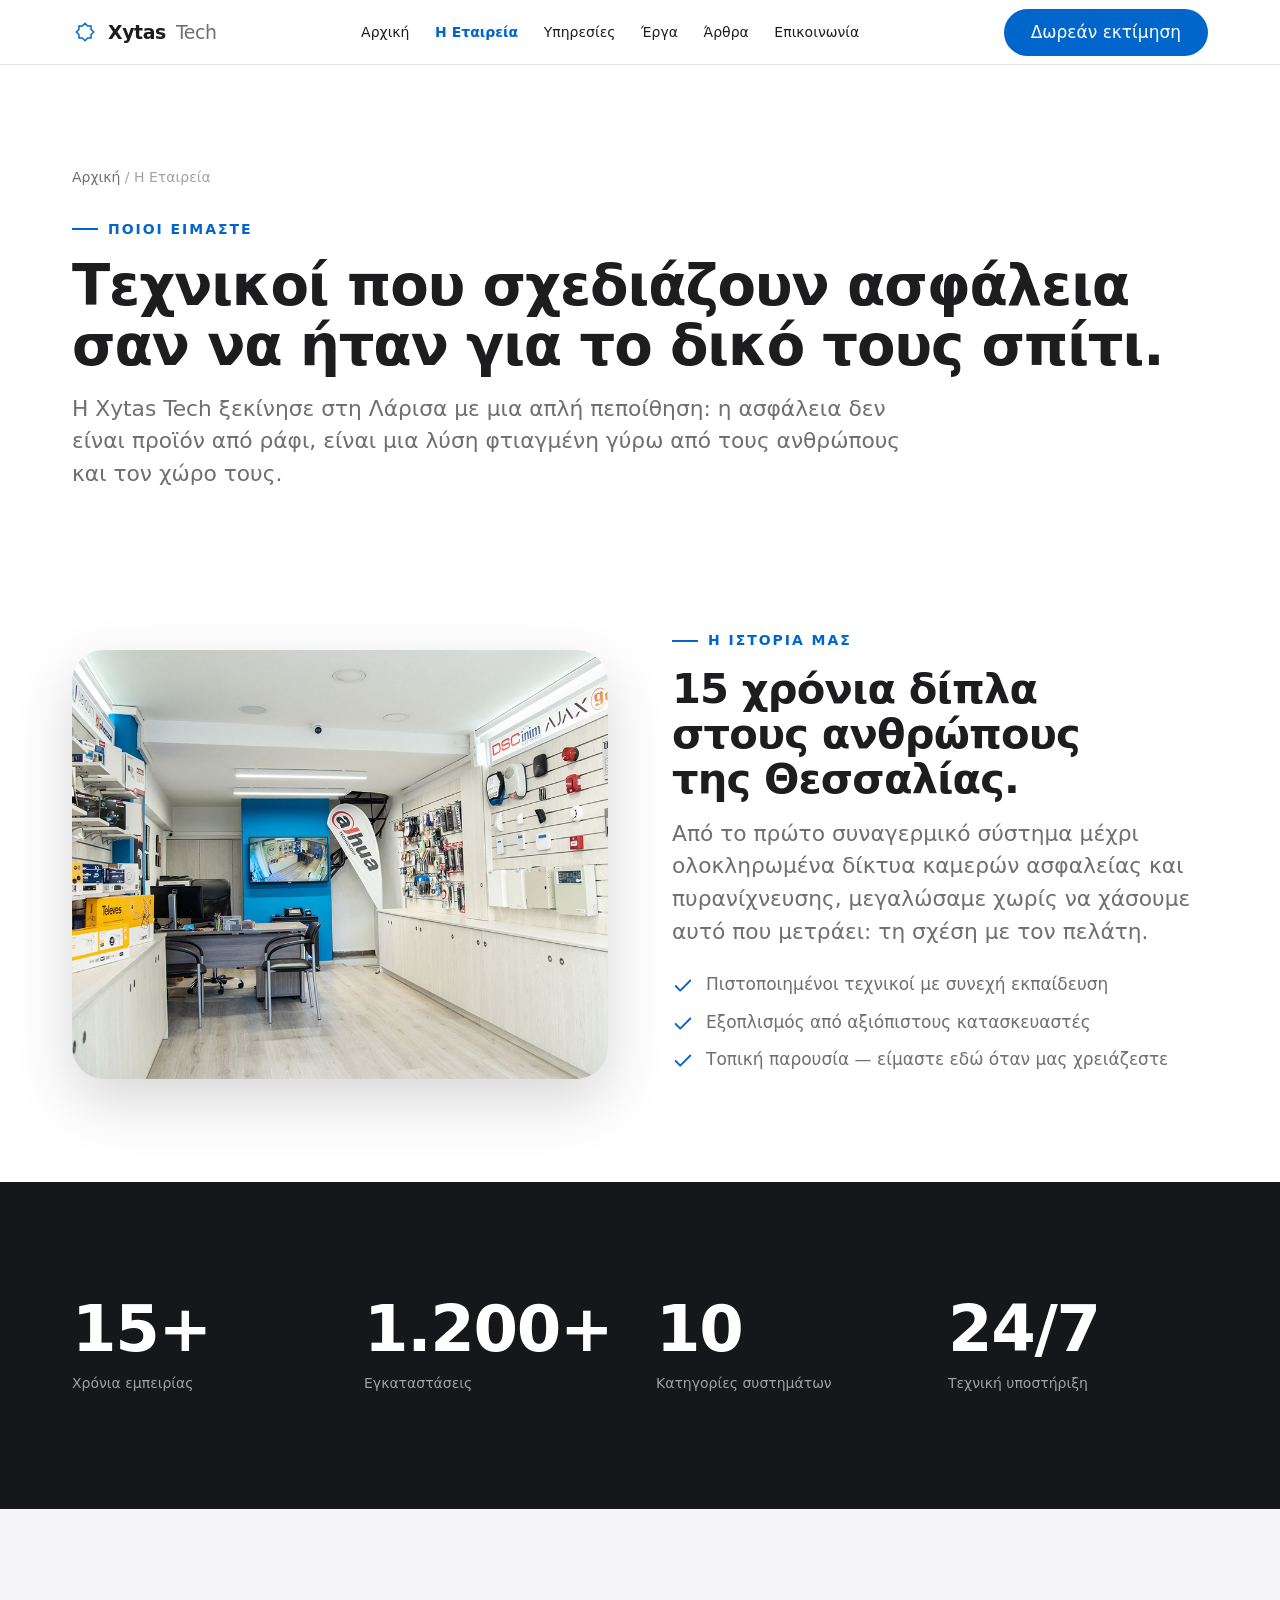
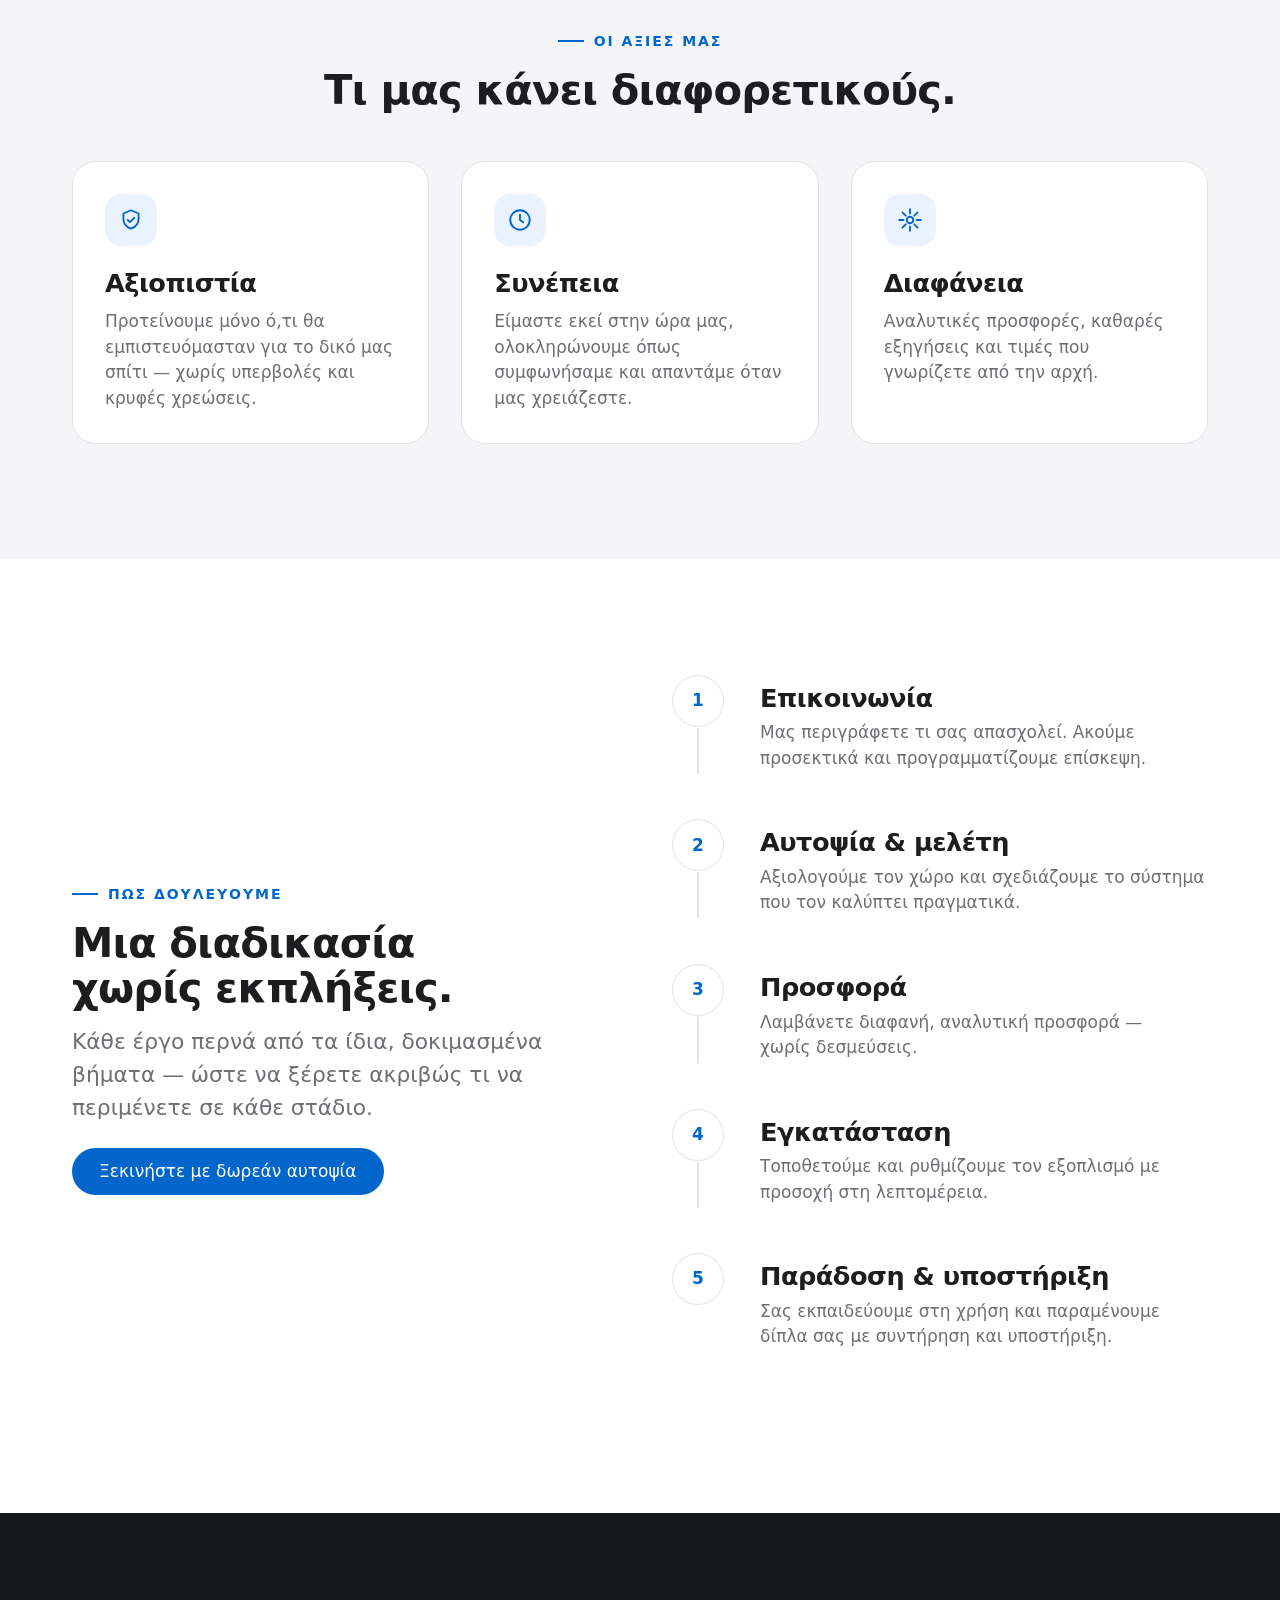
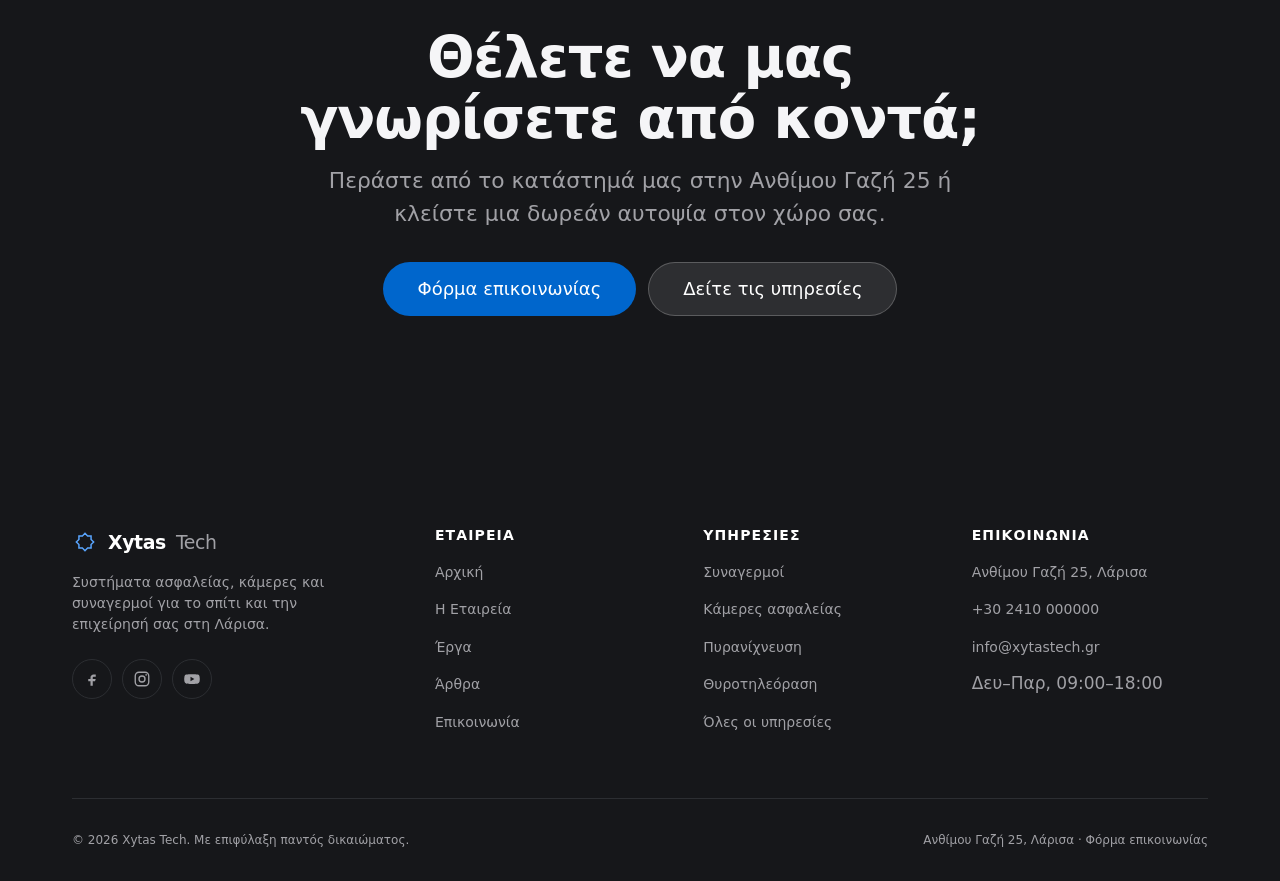
<file: about.html>
<!DOCTYPE html>
<html lang="el">
<head>
<meta charset="UTF-8">
<meta name="viewport" content="width=device-width, initial-scale=1">
<title>Η Εταιρεία — Xytas Tech | Τεχνικοί ασφαλείας στη Λάρισα</title>
<meta name="description" content="Γνωρίστε την Xytas Tech: μια ομάδα τεχνικών ασφαλείας στη Λάρισα με 15+ χρόνια εμπειρίας σε κάμερες ασφαλείας, συναγερμούς και συστήματα πυρανίχνευσης.">
<meta name="keywords" content="Xytas Tech, εταιρεία ασφαλείας Λάρισα, τεχνικοί συστημάτων ασφαλείας, κάμερες ασφαλείας, συναγερμοί">
<link rel="canonical" href="about.html">
<meta property="og:type" content="website">
<meta property="og:title" content="Η Εταιρεία — Xytas Tech">
<meta property="og:description" content="15+ χρόνια εμπειρίας σε συστήματα ασφαλείας, κάμερες και συναγερμούς στη Λάρισα.">
<meta property="og:locale" content="el_GR">
<meta property="og:site_name" content="Xytas Tech">
<meta property="og:image" content="https://picsum.photos/seed/xytas-about-og/1200/630">
<meta name="twitter:card" content="summary_large_image">
<meta name="twitter:title" content="Η Εταιρεία — Xytas Tech">
<meta name="twitter:description" content="Τεχνικοί ασφαλείας με πάθος για τη σωστή δουλειά, στη Λάρισα.">
<meta name="twitter:image" content="https://picsum.photos/seed/xytas-about-og/1200/630">
<link rel="icon" href="data:image/svg+xml,<svg xmlns=%22http://www.w3.org/2000/svg%22 viewBox=%220 0 100 100%22><text y=%22.9em%22 font-size=%2290%22>🛡️</text></svg>">
<link rel="stylesheet" href="styles.css">
<script type="application/ld+json">
{
  "@context": "https://schema.org",
  "@type": "AboutPage",
  "name": "Η Εταιρεία — Xytas Tech",
  "url": "https://www.xytastech.gr/about.html",
  "about": {
    "@type": "LocalBusiness",
    "name": "Xytas Tech",
    "address": { "@type": "PostalAddress", "streetAddress": "Ανθίμου Γαζή 25", "addressLocality": "Λάρισα", "addressCountry": "GR" },
    "telephone": "+30-2410-000000"
  }
}
</script>
</head>
<body>
<a class="skip-link" href="#main">Μετάβαση στο περιεχόμενο</a>

<header class="site-header">
  <div class="container">
    <nav class="nav" aria-label="Κύρια πλοήγηση">
      <a class="brand" href="index.html" aria-label="Xytas Tech — Αρχική">
        <svg class="mark" viewBox="0 0 30 30" fill="none" stroke="currentColor" stroke-width="1.7" stroke-linejoin="miter" aria-hidden="true"><polygon points="8,8 12,8 15,5 18,8 22,8 22,12 25,15 22,18 22,22 18,22 15,25 12,22 8,22 8,18 5,15 8,12"></polygon></svg>
        <b>Xytas</b> <span>Tech</span>
      </a>
      <ul class="nav-links">
        <li><a href="index.html">Αρχική</a></li>
        <li><a href="about.html" aria-current="page">Η Εταιρεία</a></li>
        <li><a href="services.html">Υπηρεσίες</a></li>
        <li><a href="portfolio.html">Έργα</a></li>
        <li><a href="blog.html">Άρθρα</a></li>
        <li><a href="contact.html">Επικοινωνία</a></li>
      </ul>
      <div class="nav-actions">
        <a class="btn btn--primary nav-cta" href="contact.html"><span class="nav-cta-label">Δωρεάν εκτίμηση</span><span class="nav-cta-short">Εκτίμηση</span></a>
      </div>
    </nav>
  </div>
</header>

<main id="main">

  <!-- PAGE HEAD -->
  <section class="page-head">
    <div class="container">
      <p class="crumbs"><a href="index.html">Αρχική</a> / Η Εταιρεία</p>
      <p class="eyebrow">Ποιοι είμαστε</p>
      <h1>Τεχνικοί που σχεδιάζουν ασφάλεια σαν να ήταν για το δικό τους σπίτι.</h1>
      <p class="lead">Η Xytas Tech ξεκίνησε στη Λάρισα με μια απλή πεποίθηση: η ασφάλεια δεν είναι προϊόν από ράφι, είναι μια λύση φτιαγμένη γύρω από τους ανθρώπους και τον χώρο τους.</p>
    </div>
  </section>

  <!-- INTRO SPLIT -->
  <section class="section--tight">
    <div class="container">
      <div class="split">
        <div class="split-media">
          <img src="store.png" width="1000" height="800" loading="lazy" alt="Το κατάστημα της Xytas Tech στη Λάρισα — εκθεσιακός χώρος με συστήματα ασφαλείας, κάμερες και συναγερμούς">
        </div>
        <div class="split-copy">
          <p class="eyebrow">Η ιστορία μας</p>
          <h2>15 χρόνια δίπλα στους ανθρώπους της Θεσσαλίας.</h2>
          <p class="lead">Από το πρώτο συναγερμικό σύστημα μέχρι ολοκληρωμένα δίκτυα καμερών ασφαλείας και πυρανίχνευσης, μεγαλώσαμε χωρίς να χάσουμε αυτό που μετράει: τη σχέση με τον πελάτη.</p>
          <ul class="check-list">
            <li><svg width="22" height="22" viewBox="0 0 24 24" fill="none" stroke="currentColor" stroke-width="2" aria-hidden="true"><path d="M20 6 9 17l-5-5" stroke-linecap="round" stroke-linejoin="round"></path></svg>Πιστοποιημένοι τεχνικοί με συνεχή εκπαίδευση</li>
            <li><svg width="22" height="22" viewBox="0 0 24 24" fill="none" stroke="currentColor" stroke-width="2" aria-hidden="true"><path d="M20 6 9 17l-5-5" stroke-linecap="round" stroke-linejoin="round"></path></svg>Εξοπλισμός από αξιόπιστους κατασκευαστές</li>
            <li><svg width="22" height="22" viewBox="0 0 24 24" fill="none" stroke="currentColor" stroke-width="2" aria-hidden="true"><path d="M20 6 9 17l-5-5" stroke-linecap="round" stroke-linejoin="round"></path></svg>Τοπική παρουσία — είμαστε εδώ όταν μας χρειάζεστε</li>
          </ul>
        </div>
      </div>
    </div>
  </section>

  <!-- STATS -->
  <section class="section dark">
    <div class="container">
      <div class="stats">
        <div class="stat"><div class="n">15+</div><div class="l">Χρόνια εμπειρίας</div></div>
        <div class="stat"><div class="n">1.200+</div><div class="l">Εγκαταστάσεις</div></div>
        <div class="stat"><div class="n">10</div><div class="l">Κατηγορίες συστημάτων</div></div>
        <div class="stat"><div class="n">24/7</div><div class="l">Τεχνική υποστήριξη</div></div>
      </div>
    </div>
  </section>

  <!-- VALUES -->
  <section class="section surface">
    <div class="container">
      <div class="sec-head center">
        <p class="eyebrow">Οι αξίες μας</p>
        <h2>Τι μας κάνει διαφορετικούς.</h2>
      </div>
      <div class="grid grid-3">
        <article class="card">
          <span class="ico"><svg viewBox="0 0 24 24" fill="none" stroke="currentColor" stroke-width="1.7" aria-hidden="true"><path d="M12 3 5 6v5c0 4.5 3 7.5 7 9 4-1.5 7-4.5 7-9V6l-7-3Z" stroke-linejoin="round"></path><path d="m9 12 2 2 4-4" stroke-linecap="round" stroke-linejoin="round"></path></svg></span>
          <h3>Αξιοπιστία</h3>
          <p>Προτείνουμε μόνο ό,τι θα εμπιστευόμασταν για το δικό μας σπίτι — χωρίς υπερβολές και κρυφές χρεώσεις.</p>
        </article>
        <article class="card">
          <span class="ico"><svg viewBox="0 0 24 24" fill="none" stroke="currentColor" stroke-width="1.7" aria-hidden="true"><circle cx="12" cy="12" r="9"></circle><path d="M12 7v5l3 2" stroke-linecap="round" stroke-linejoin="round"></path></svg></span>
          <h3>Συνέπεια</h3>
          <p>Είμαστε εκεί στην ώρα μας, ολοκληρώνουμε όπως συμφωνήσαμε και απαντάμε όταν μας χρειάζεστε.</p>
        </article>
        <article class="card">
          <span class="ico"><svg viewBox="0 0 24 24" fill="none" stroke="currentColor" stroke-width="1.7" aria-hidden="true"><path d="M12 2v4M12 18v4M2 12h4M18 12h4M5 5l3 3M16 16l3 3M19 5l-3 3M8 16l-3 3" stroke-linecap="round"></path><circle cx="12" cy="12" r="3"></circle></svg></span>
          <h3>Διαφάνεια</h3>
          <p>Αναλυτικές προσφορές, καθαρές εξηγήσεις και τιμές που γνωρίζετε από την αρχή.</p>
        </article>
      </div>
    </div>
  </section>

  <!-- PROCESS TIMELINE (full) -->
  <section class="section">
    <div class="container">
      <div class="split">
        <div class="split-copy">
          <p class="eyebrow">Πώς δουλεύουμε</p>
          <h2>Μια διαδικασία χωρίς εκπλήξεις.</h2>
          <p class="lead">Κάθε έργο περνά από τα ίδια, δοκιμασμένα βήματα — ώστε να ξέρετε ακριβώς τι να περιμένετε σε κάθε στάδιο.</p>
          <a class="btn btn--primary" href="contact.html">Ξεκινήστε με δωρεάν αυτοψία</a>
        </div>
        <div class="timeline">
          <div class="tl-step"><div class="tl-dot">1</div><div><h3>Επικοινωνία</h3><p>Μας περιγράφετε τι σας απασχολεί. Ακούμε προσεκτικά και προγραμματίζουμε επίσκεψη.</p></div></div>
          <div class="tl-step"><div class="tl-dot">2</div><div><h3>Αυτοψία &amp; μελέτη</h3><p>Αξιολογούμε τον χώρο και σχεδιάζουμε το σύστημα που τον καλύπτει πραγματικά.</p></div></div>
          <div class="tl-step"><div class="tl-dot">3</div><div><h3>Προσφορά</h3><p>Λαμβάνετε διαφανή, αναλυτική προσφορά — χωρίς δεσμεύσεις.</p></div></div>
          <div class="tl-step"><div class="tl-dot">4</div><div><h3>Εγκατάσταση</h3><p>Τοποθετούμε και ρυθμίζουμε τον εξοπλισμό με προσοχή στη λεπτομέρεια.</p></div></div>
          <div class="tl-step"><div class="tl-dot">5</div><div><h3>Παράδοση &amp; υποστήριξη</h3><p>Σας εκπαιδεύουμε στη χρήση και παραμένουμε δίπλα σας με συντήρηση και υποστήριξη.</p></div></div>
        </div>
      </div>
    </div>
  </section>

  <!-- CTA -->
  <section class="section dark">
    <div class="container container--text cta-band">
      <h2>Θέλετε να μας γνωρίσετε από κοντά;</h2>
      <p class="lead">Περάστε από το κατάστημά μας στην Ανθίμου Γαζή 25 ή κλείστε μια δωρεάν αυτοψία στον χώρο σας.</p>
      <div class="hero-cta">
        <a class="btn btn--primary btn--lg" href="contact.html">Φόρμα επικοινωνίας</a>
        <a class="btn btn--on-dark btn--lg" href="services.html">Δείτε τις υπηρεσίες</a>
      </div>
    </div>
  </section>

</main>

<footer class="site-footer">
  <div class="container">
    <div class="footer-top">
      <div class="footer-brand">
        <a class="brand" href="index.html" aria-label="Xytas Tech — Αρχική">
          <svg class="mark" viewBox="0 0 30 30" fill="none" stroke="currentColor" stroke-width="1.7" stroke-linejoin="miter" aria-hidden="true" style="color:#5aa6ff"><polygon points="8,8 12,8 15,5 18,8 22,8 22,12 25,15 22,18 22,22 18,22 15,25 12,22 8,22 8,18 5,15 8,12"></polygon></svg>
          <b>Xytas</b> <span>Tech</span>
        </a>
        <p>Συστήματα ασφαλείας, κάμερες και συναγερμοί για το σπίτι και την επιχείρησή σας στη Λάρισα.</p>
        <div class="socials">
          <a href="#" aria-label="Facebook"><svg width="18" height="18" viewBox="0 0 24 24" fill="currentColor" aria-hidden="true"><path d="M14 9h3V6h-3c-2.2 0-4 1.8-4 4v2H7v3h3v6h3v-6h3l1-3h-4v-2c0-.6.4-1 1-1Z"></path></svg></a>
          <a href="#" aria-label="Instagram"><svg width="18" height="18" viewBox="0 0 24 24" fill="none" stroke="currentColor" stroke-width="1.8" aria-hidden="true"><rect x="3" y="3" width="18" height="18" rx="5"></rect><circle cx="12" cy="12" r="4"></circle><circle cx="17.5" cy="6.5" r="1.1" fill="currentColor" stroke="none"></circle></svg></a>
          <a href="#" aria-label="YouTube"><svg width="18" height="18" viewBox="0 0 24 24" fill="currentColor" aria-hidden="true"><path d="M22 8.2a3 3 0 0 0-2.1-2.1C18 5.5 12 5.5 12 5.5s-6 0-7.9.6A3 3 0 0 0 2 8.2 31 31 0 0 0 1.6 12 31 31 0 0 0 2 15.8a3 3 0 0 0 2.1 2.1c1.9.6 7.9.6 7.9.6s6 0 7.9-.6a3 3 0 0 0 2.1-2.1A31 31 0 0 0 22.4 12 31 31 0 0 0 22 8.2ZM10 15V9l5.2 3L10 15Z"></path></svg></a>
        </div>
      </div>
      <div class="footer-col"><h4>Εταιρεία</h4><ul><li><a href="index.html">Αρχική</a></li><li><a href="about.html">Η Εταιρεία</a></li><li><a href="portfolio.html">Έργα</a></li><li><a href="blog.html">Άρθρα</a></li><li><a href="contact.html">Επικοινωνία</a></li></ul></div>
      <div class="footer-col"><h4>Υπηρεσίες</h4><ul><li><a href="services.html">Συναγερμοί</a></li><li><a href="services.html">Κάμερες ασφαλείας</a></li><li><a href="services.html">Πυρανίχνευση</a></li><li><a href="services.html">Θυροτηλεόραση</a></li><li><a href="services.html">Όλες οι υπηρεσίες</a></li></ul></div>
      <div class="footer-col"><h4>Επικοινωνία</h4><ul><li><a href="https://maps.google.com/?q=Ανθίμου+Γαζή+25+Λάρισα" target="_blank" rel="noopener">Ανθίμου Γαζή 25, Λάρισα</a></li><li><a href="tel:+302410000000">+30 2410 000000</a></li><li><a href="mailto:info@xytastech.gr">info@xytastech.gr</a></li><li>Δευ–Παρ, 09:00–18:00</li></ul></div>
    </div>
    <div class="footer-bottom">
      <span>© 2026 Xytas Tech. Με επιφύλαξη παντός δικαιώματος.</span>
      <span>Ανθίμου Γαζή 25, Λάρισα · <a href="contact.html">Φόρμα επικοινωνίας</a></span>
    </div>
  </div>
</footer>

</body>
</html>
</file>
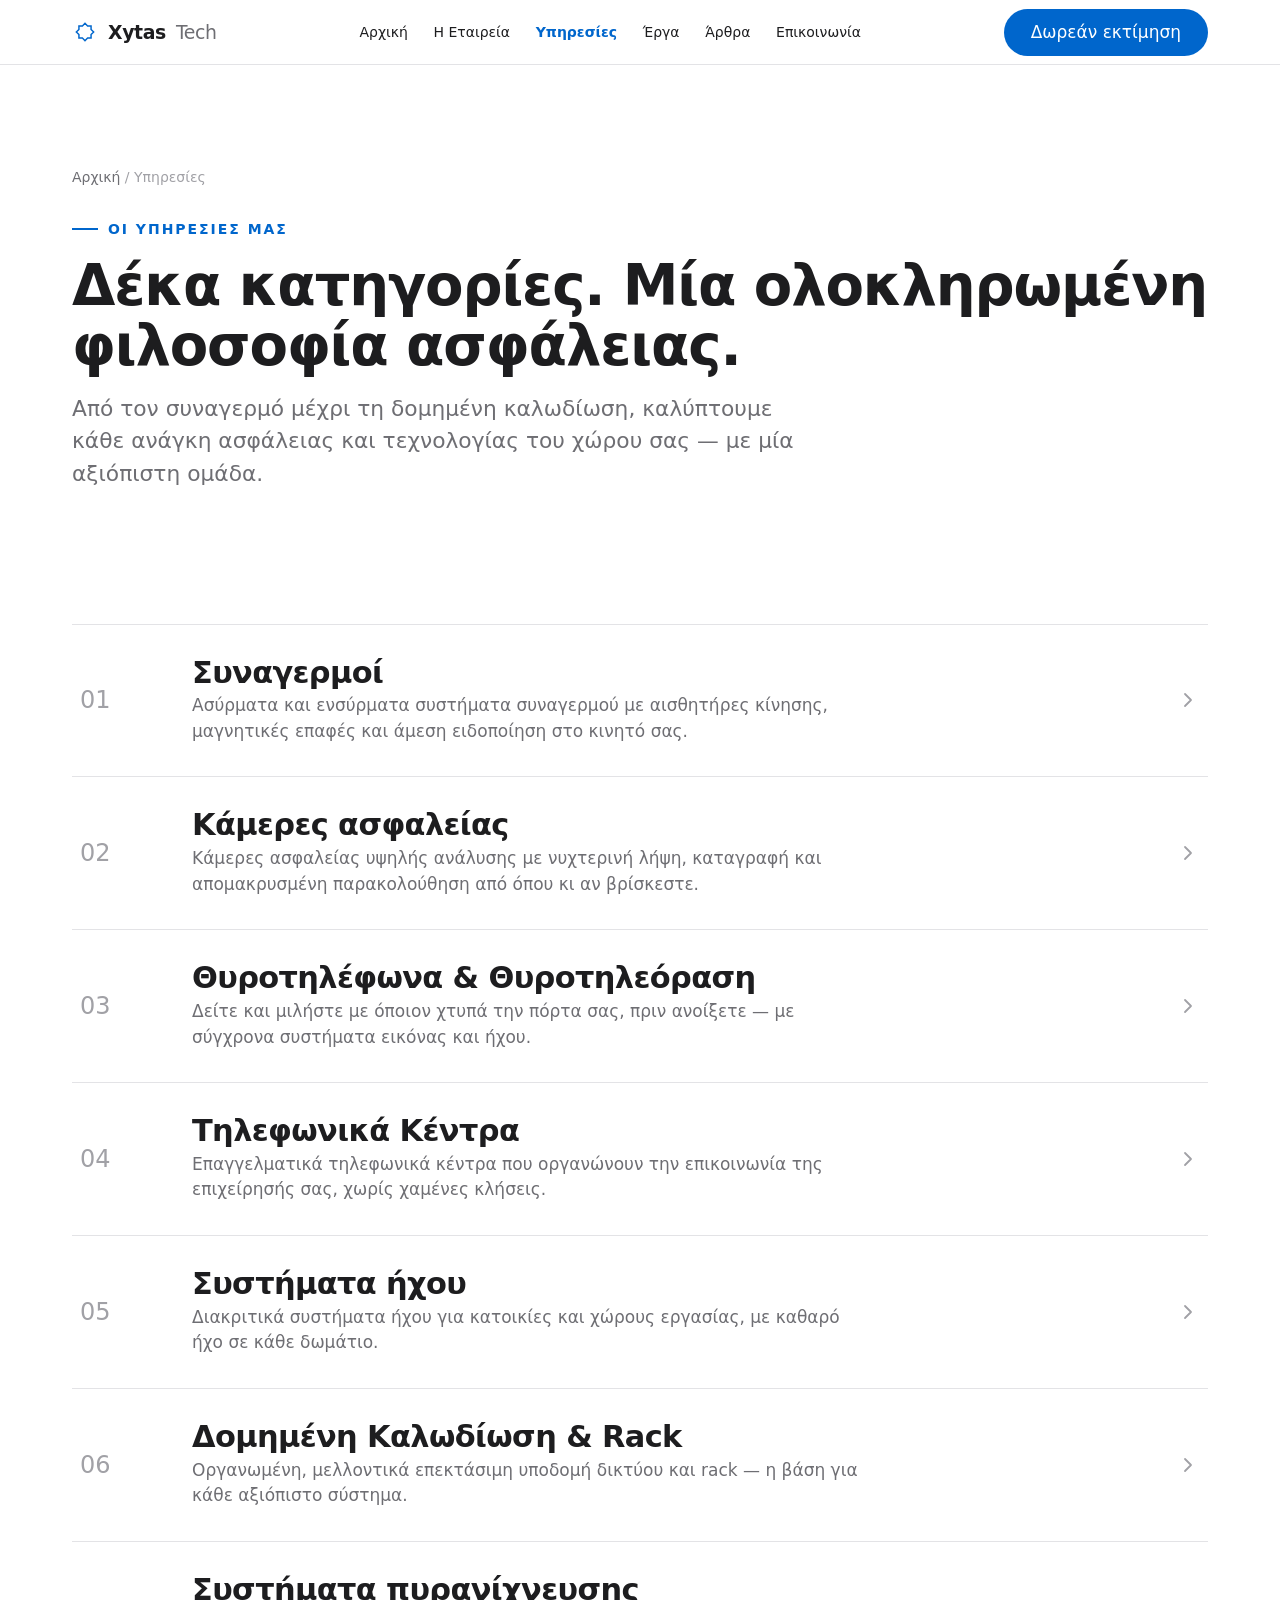
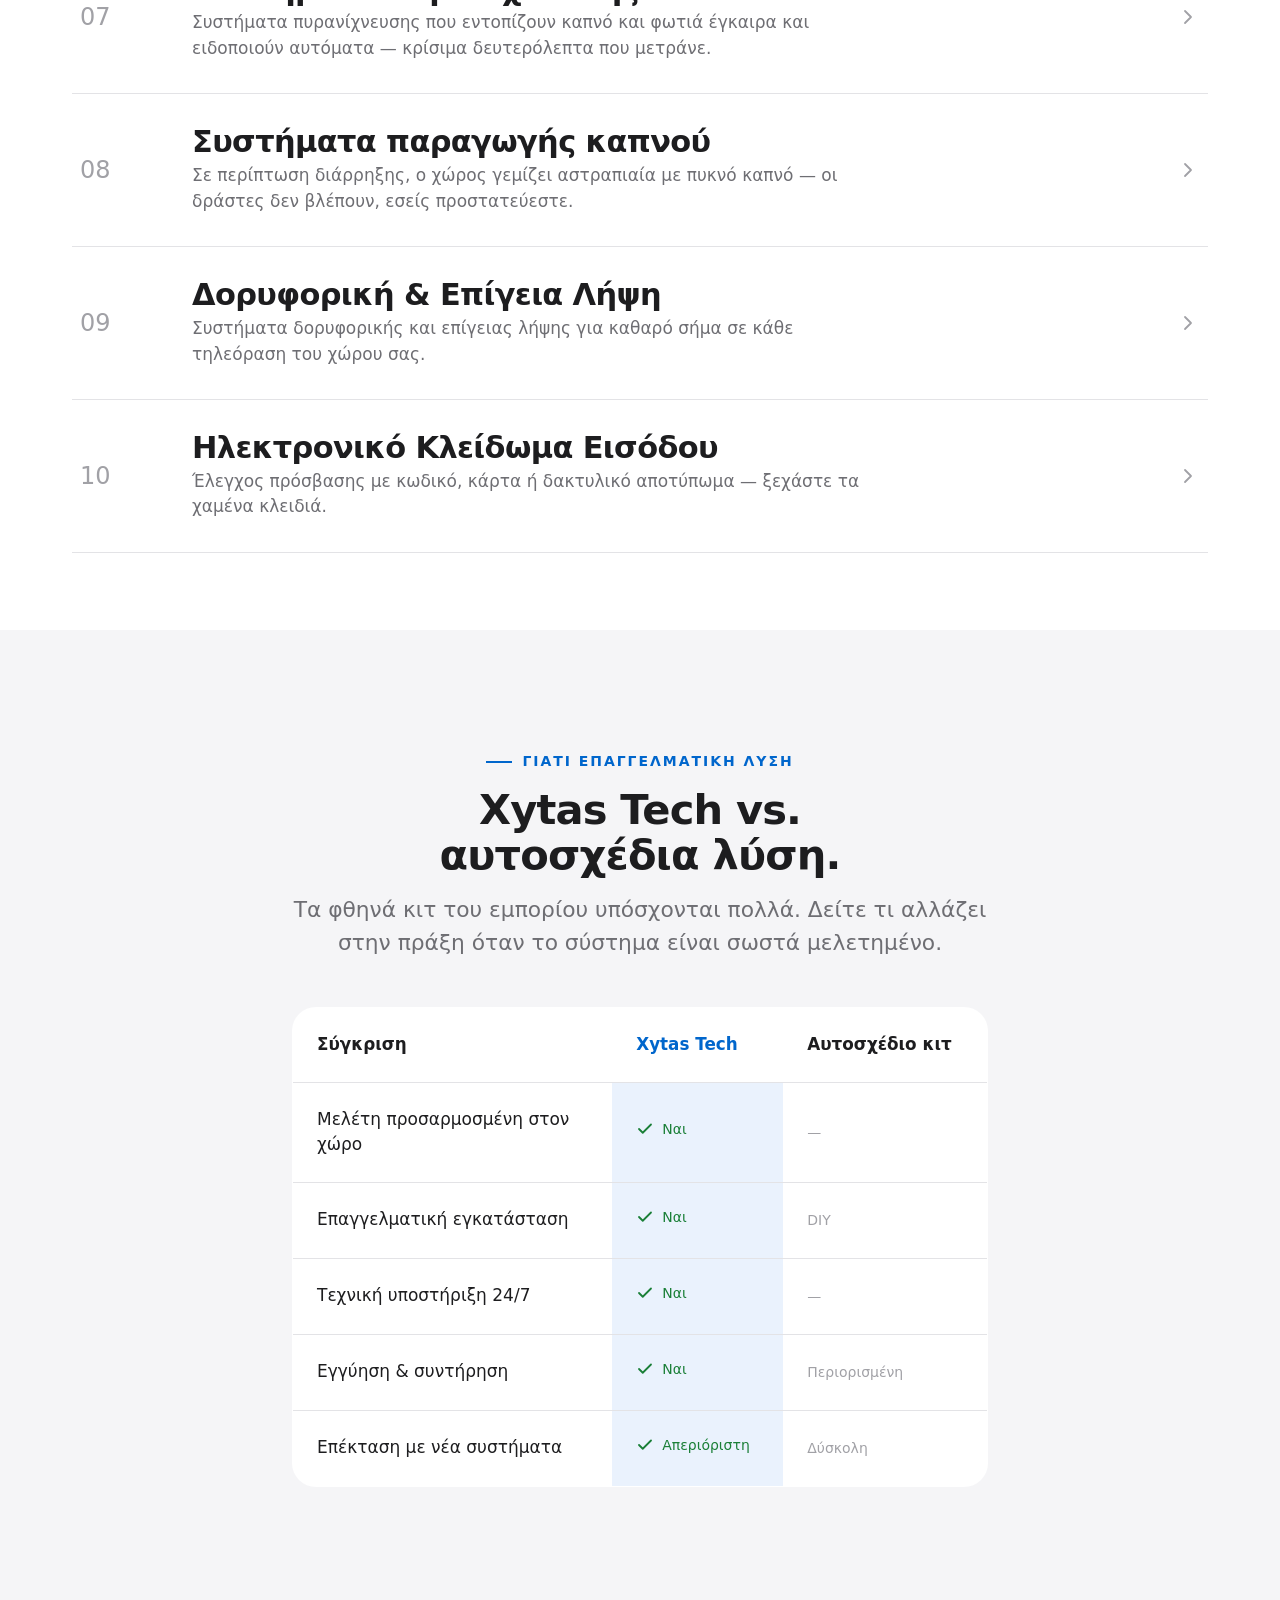
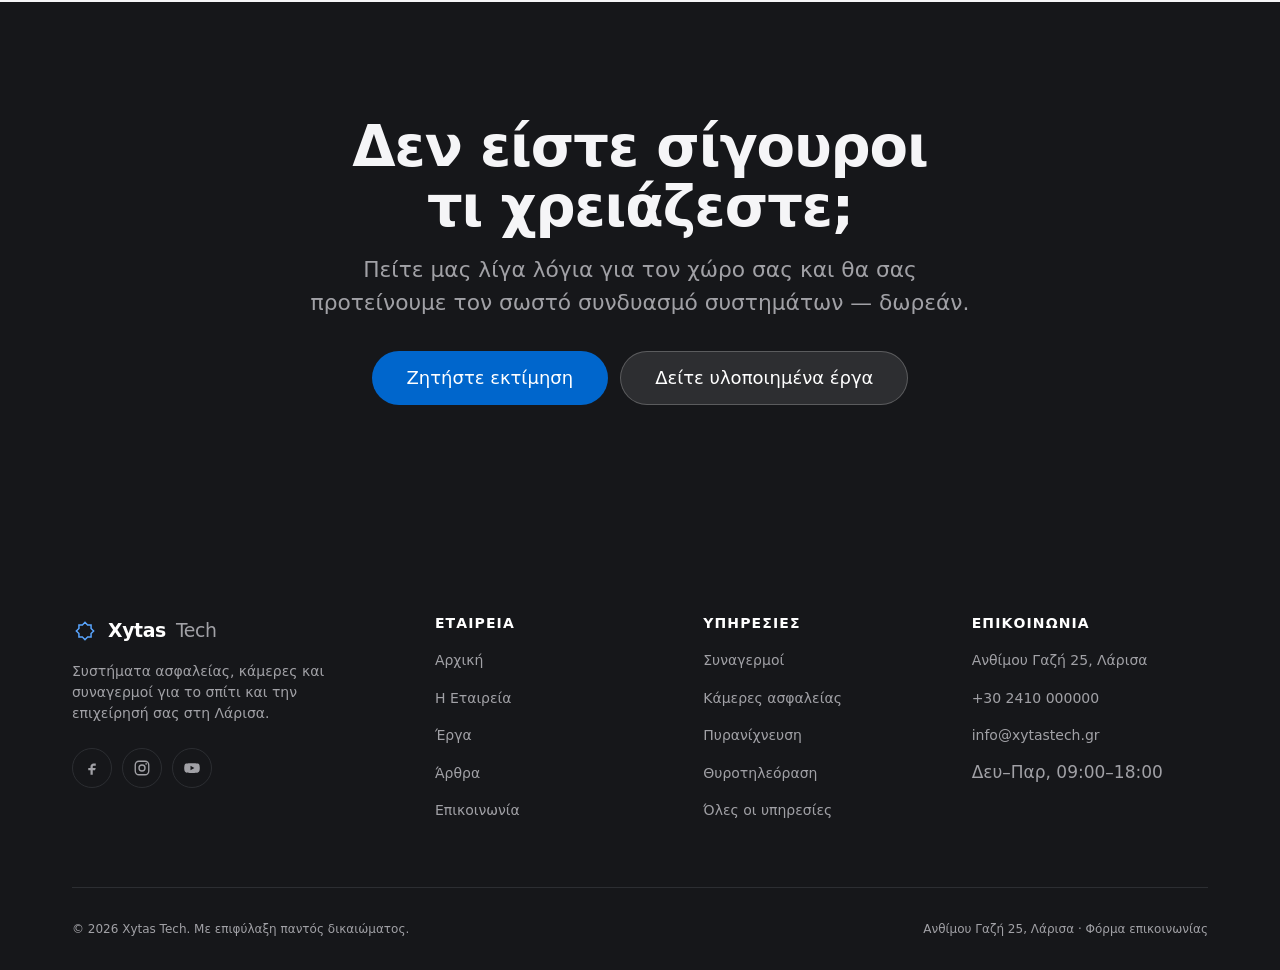
<file: services.html>
<!DOCTYPE html>
<html lang="el">
<head>
<meta charset="UTF-8">
<meta name="viewport" content="width=device-width, initial-scale=1">
<title>Υπηρεσίες — Συστήματα ασφαλείας, κάμερες & πυρανίχνευση | Xytas Tech</title>
<meta name="description" content="Όλες οι υπηρεσίες της Xytas Tech: συναγερμοί, κάμερες ασφαλείας, θυροτηλεόραση, τηλεφωνικά κέντρα, συστήματα ήχου, δομημένη καλωδίωση, πυρανίχνευση και άλλα, στη Λάρισα.">
<meta name="keywords" content="συστήματα ασφαλείας, κάμερες ασφαλείας, συναγερμοί, συστήματα πυρανίχνευσης, θυροτηλεόραση, δομημένη καλωδίωση, Λάρισα">
<link rel="canonical" href="services.html">
<meta property="og:type" content="website">
<meta property="og:title" content="Υπηρεσίες — Xytas Tech">
<meta property="og:description" content="Δέκα κατηγορίες συστημάτων ασφαλείας και τεχνολογίας, μελετημένα και εγκατεστημένα σωστά.">
<meta property="og:locale" content="el_GR">
<meta property="og:site_name" content="Xytas Tech">
<meta property="og:image" content="https://picsum.photos/seed/xytas-svc-og/1200/630">
<meta name="twitter:card" content="summary_large_image">
<meta name="twitter:title" content="Υπηρεσίες — Xytas Tech">
<meta name="twitter:description" content="Συναγερμοί, κάμερες, πυρανίχνευση και άλλα — ολοκληρωμένες λύσεις ασφαλείας.">
<meta name="twitter:image" content="https://picsum.photos/seed/xytas-svc-og/1200/630">
<link rel="icon" href="data:image/svg+xml,<svg xmlns=%22http://www.w3.org/2000/svg%22 viewBox=%220 0 100 100%22><text y=%22.9em%22 font-size=%2290%22>🛡️</text></svg>">
<link rel="stylesheet" href="styles.css">
<script type="application/ld+json">
{
  "@context": "https://schema.org",
  "@type": "Service",
  "serviceType": "Συστήματα ασφαλείας, κάμερες και συναγερμοί",
  "provider": { "@type": "LocalBusiness", "name": "Xytas Tech", "address": { "@type": "PostalAddress", "streetAddress": "Ανθίμου Γαζή 25", "addressLocality": "Λάρισα", "addressCountry": "GR" } },
  "areaServed": "Λάρισα & Θεσσαλία",
  "hasOfferCatalog": {
    "@type": "OfferCatalog",
    "name": "Υπηρεσίες ασφαλείας",
    "itemListElement": [
      {"@type":"OfferCatalog","name":"Συναγερμοί"},
      {"@type":"OfferCatalog","name":"Κάμερες ασφαλείας"},
      {"@type":"OfferCatalog","name":"Θυροτηλέφωνα - Θυροτηλεόραση"},
      {"@type":"OfferCatalog","name":"Τηλεφωνικά Κέντρα"},
      {"@type":"OfferCatalog","name":"Συστήματα ήχου"},
      {"@type":"OfferCatalog","name":"Δομημένη Καλωδίωση - Rack"},
      {"@type":"OfferCatalog","name":"Συστήματα πυρανίχνευσης"},
      {"@type":"OfferCatalog","name":"Συστήματα παραγωγής καπνού"},
      {"@type":"OfferCatalog","name":"Συστήματα Δορυφορικής και Επίγειας Λήψης"},
      {"@type":"OfferCatalog","name":"Σύστημα Ηλεκτρονικού Κλειδώματος Εισόδου"}
    ]
  }
}
</script>
</head>
<body>
<a class="skip-link" href="#main">Μετάβαση στο περιεχόμενο</a>

<header class="site-header">
  <div class="container">
    <nav class="nav" aria-label="Κύρια πλοήγηση">
      <a class="brand" href="index.html" aria-label="Xytas Tech — Αρχική">
        <svg class="mark" viewBox="0 0 30 30" fill="none" stroke="currentColor" stroke-width="1.7" stroke-linejoin="miter" aria-hidden="true"><polygon points="8,8 12,8 15,5 18,8 22,8 22,12 25,15 22,18 22,22 18,22 15,25 12,22 8,22 8,18 5,15 8,12"></polygon></svg>
        <b>Xytas</b> <span>Tech</span>
      </a>
      <ul class="nav-links">
        <li><a href="index.html">Αρχική</a></li>
        <li><a href="about.html">Η Εταιρεία</a></li>
        <li><a href="services.html" aria-current="page">Υπηρεσίες</a></li>
        <li><a href="portfolio.html">Έργα</a></li>
        <li><a href="blog.html">Άρθρα</a></li>
        <li><a href="contact.html">Επικοινωνία</a></li>
      </ul>
      <div class="nav-actions">
        <a class="btn btn--primary nav-cta" href="contact.html"><span class="nav-cta-label">Δωρεάν εκτίμηση</span><span class="nav-cta-short">Εκτίμηση</span></a>
      </div>
    </nav>
  </div>
</header>

<main id="main">

  <section class="page-head">
    <div class="container">
      <p class="crumbs"><a href="index.html">Αρχική</a> / Υπηρεσίες</p>
      <p class="eyebrow">Οι υπηρεσίες μας</p>
      <h1>Δέκα κατηγορίες. Μία ολοκληρωμένη φιλοσοφία ασφάλειας.</h1>
      <p class="lead">Από τον συναγερμό μέχρι τη δομημένη καλωδίωση, καλύπτουμε κάθε ανάγκη ασφάλειας και τεχνολογίας του χώρου σας — με μία αξιόπιστη ομάδα.</p>
    </div>
  </section>

  <!-- SERVICE INDEX 01–10 -->
  <section class="section--tight">
    <div class="container">
      <div class="svc-index">

        <a class="svc-row" href="contact.html">
          <span class="num">01</span>
          <div><h3>Συναγερμοί</h3><p>Ασύρματα και ενσύρματα συστήματα συναγερμού με αισθητήρες κίνησης, μαγνητικές επαφές και άμεση ειδοποίηση στο κινητό σας.</p></div>
          <svg class="chev" width="24" height="24" viewBox="0 0 24 24" fill="none" stroke="currentColor" stroke-width="1.8" aria-hidden="true"><path d="m9 6 6 6-6 6" stroke-linecap="round" stroke-linejoin="round"></path></svg>
        </a>

        <a class="svc-row" href="contact.html">
          <span class="num">02</span>
          <div><h3>Κάμερες ασφαλείας</h3><p>Κάμερες ασφαλείας υψηλής ανάλυσης με νυχτερινή λήψη, καταγραφή και απομακρυσμένη παρακολούθηση από όπου κι αν βρίσκεστε.</p></div>
          <svg class="chev" width="24" height="24" viewBox="0 0 24 24" fill="none" stroke="currentColor" stroke-width="1.8" aria-hidden="true"><path d="m9 6 6 6-6 6" stroke-linecap="round" stroke-linejoin="round"></path></svg>
        </a>

        <a class="svc-row" href="contact.html">
          <span class="num">03</span>
          <div><h3>Θυροτηλέφωνα &amp; Θυροτηλεόραση</h3><p>Δείτε και μιλήστε με όποιον χτυπά την πόρτα σας, πριν ανοίξετε — με σύγχρονα συστήματα εικόνας και ήχου.</p></div>
          <svg class="chev" width="24" height="24" viewBox="0 0 24 24" fill="none" stroke="currentColor" stroke-width="1.8" aria-hidden="true"><path d="m9 6 6 6-6 6" stroke-linecap="round" stroke-linejoin="round"></path></svg>
        </a>

        <a class="svc-row" href="contact.html">
          <span class="num">04</span>
          <div><h3>Τηλεφωνικά Κέντρα</h3><p>Επαγγελματικά τηλεφωνικά κέντρα που οργανώνουν την επικοινωνία της επιχείρησής σας, χωρίς χαμένες κλήσεις.</p></div>
          <svg class="chev" width="24" height="24" viewBox="0 0 24 24" fill="none" stroke="currentColor" stroke-width="1.8" aria-hidden="true"><path d="m9 6 6 6-6 6" stroke-linecap="round" stroke-linejoin="round"></path></svg>
        </a>

        <a class="svc-row" href="contact.html">
          <span class="num">05</span>
          <div><h3>Συστήματα ήχου</h3><p>Διακριτικά συστήματα ήχου για κατοικίες και χώρους εργασίας, με καθαρό ήχο σε κάθε δωμάτιο.</p></div>
          <svg class="chev" width="24" height="24" viewBox="0 0 24 24" fill="none" stroke="currentColor" stroke-width="1.8" aria-hidden="true"><path d="m9 6 6 6-6 6" stroke-linecap="round" stroke-linejoin="round"></path></svg>
        </a>

        <a class="svc-row" href="contact.html">
          <span class="num">06</span>
          <div><h3>Δομημένη Καλωδίωση &amp; Rack</h3><p>Οργανωμένη, μελλοντικά επεκτάσιμη υποδομή δικτύου και rack — η βάση για κάθε αξιόπιστο σύστημα.</p></div>
          <svg class="chev" width="24" height="24" viewBox="0 0 24 24" fill="none" stroke="currentColor" stroke-width="1.8" aria-hidden="true"><path d="m9 6 6 6-6 6" stroke-linecap="round" stroke-linejoin="round"></path></svg>
        </a>

        <a class="svc-row" href="contact.html">
          <span class="num">07</span>
          <div><h3>Συστήματα πυρανίχνευσης</h3><p>Συστήματα πυρανίχνευσης που εντοπίζουν καπνό και φωτιά έγκαιρα και ειδοποιούν αυτόματα — κρίσιμα δευτερόλεπτα που μετράνε.</p></div>
          <svg class="chev" width="24" height="24" viewBox="0 0 24 24" fill="none" stroke="currentColor" stroke-width="1.8" aria-hidden="true"><path d="m9 6 6 6-6 6" stroke-linecap="round" stroke-linejoin="round"></path></svg>
        </a>

        <a class="svc-row" href="contact.html">
          <span class="num">08</span>
          <div><h3>Συστήματα παραγωγής καπνού</h3><p>Σε περίπτωση διάρρηξης, ο χώρος γεμίζει αστραπιαία με πυκνό καπνό — οι δράστες δεν βλέπουν, εσείς προστατεύεστε.</p></div>
          <svg class="chev" width="24" height="24" viewBox="0 0 24 24" fill="none" stroke="currentColor" stroke-width="1.8" aria-hidden="true"><path d="m9 6 6 6-6 6" stroke-linecap="round" stroke-linejoin="round"></path></svg>
        </a>

        <a class="svc-row" href="contact.html">
          <span class="num">09</span>
          <div><h3>Δορυφορική &amp; Επίγεια Λήψη</h3><p>Συστήματα δορυφορικής και επίγειας λήψης για καθαρό σήμα σε κάθε τηλεόραση του χώρου σας.</p></div>
          <svg class="chev" width="24" height="24" viewBox="0 0 24 24" fill="none" stroke="currentColor" stroke-width="1.8" aria-hidden="true"><path d="m9 6 6 6-6 6" stroke-linecap="round" stroke-linejoin="round"></path></svg>
        </a>

        <a class="svc-row" href="contact.html">
          <span class="num">10</span>
          <div><h3>Ηλεκτρονικό Κλείδωμα Εισόδου</h3><p>Έλεγχος πρόσβασης με κωδικό, κάρτα ή δακτυλικό αποτύπωμα — ξεχάστε τα χαμένα κλειδιά.</p></div>
          <svg class="chev" width="24" height="24" viewBox="0 0 24 24" fill="none" stroke="currentColor" stroke-width="1.8" aria-hidden="true"><path d="m9 6 6 6-6 6" stroke-linecap="round" stroke-linejoin="round"></path></svg>
        </a>

      </div>
    </div>
  </section>

  <!-- COMPARISON TABLE -->
  <section class="section surface">
    <div class="container container--text">
      <div class="sec-head center">
        <p class="eyebrow">Γιατί επαγγελματική λύση</p>
        <h2>Xytas Tech vs. αυτοσχέδια λύση.</h2>
        <p class="lead">Τα φθηνά κιτ του εμπορίου υπόσχονται πολλά. Δείτε τι αλλάζει στην πράξη όταν το σύστημα είναι σωστά μελετημένο.</p>
      </div>
      <table class="compare">
        <thead>
          <tr><th scope="col">Σύγκριση</th><th scope="col">Xytas Tech</th><th scope="col">Αυτοσχέδιο κιτ</th></tr>
        </thead>
        <tbody>
          <tr>
            <th scope="row">Μελέτη προσαρμοσμένη στον χώρο</th>
            <td><span class="yes"><svg width="18" height="18" viewBox="0 0 24 24" fill="none" stroke="currentColor" stroke-width="2.4" aria-hidden="true"><path d="M20 6 9 17l-5-5" stroke-linecap="round" stroke-linejoin="round"></path></svg>Ναι</span></td>
            <td><span class="no">—</span></td>
          </tr>
          <tr>
            <th scope="row">Επαγγελματική εγκατάσταση</th>
            <td><span class="yes"><svg width="18" height="18" viewBox="0 0 24 24" fill="none" stroke="currentColor" stroke-width="2.4" aria-hidden="true"><path d="M20 6 9 17l-5-5" stroke-linecap="round" stroke-linejoin="round"></path></svg>Ναι</span></td>
            <td><span class="no">DIY</span></td>
          </tr>
          <tr>
            <th scope="row">Τεχνική υποστήριξη 24/7</th>
            <td><span class="yes"><svg width="18" height="18" viewBox="0 0 24 24" fill="none" stroke="currentColor" stroke-width="2.4" aria-hidden="true"><path d="M20 6 9 17l-5-5" stroke-linecap="round" stroke-linejoin="round"></path></svg>Ναι</span></td>
            <td><span class="no">—</span></td>
          </tr>
          <tr>
            <th scope="row">Εγγύηση &amp; συντήρηση</th>
            <td><span class="yes"><svg width="18" height="18" viewBox="0 0 24 24" fill="none" stroke="currentColor" stroke-width="2.4" aria-hidden="true"><path d="M20 6 9 17l-5-5" stroke-linecap="round" stroke-linejoin="round"></path></svg>Ναι</span></td>
            <td><span class="no">Περιορισμένη</span></td>
          </tr>
          <tr>
            <th scope="row">Επέκταση με νέα συστήματα</th>
            <td><span class="yes"><svg width="18" height="18" viewBox="0 0 24 24" fill="none" stroke="currentColor" stroke-width="2.4" aria-hidden="true"><path d="M20 6 9 17l-5-5" stroke-linecap="round" stroke-linejoin="round"></path></svg>Απεριόριστη</span></td>
            <td><span class="no">Δύσκολη</span></td>
          </tr>
        </tbody>
      </table>
    </div>
  </section>

  <!-- CTA -->
  <section class="section dark">
    <div class="container container--text cta-band">
      <h2>Δεν είστε σίγουροι τι χρειάζεστε;</h2>
      <p class="lead">Πείτε μας λίγα λόγια για τον χώρο σας και θα σας προτείνουμε τον σωστό συνδυασμό συστημάτων — δωρεάν.</p>
      <div class="hero-cta">
        <a class="btn btn--primary btn--lg" href="contact.html">Ζητήστε εκτίμηση</a>
        <a class="btn btn--on-dark btn--lg" href="portfolio.html">Δείτε υλοποιημένα έργα</a>
      </div>
    </div>
  </section>

</main>

<footer class="site-footer">
  <div class="container">
    <div class="footer-top">
      <div class="footer-brand">
        <a class="brand" href="index.html" aria-label="Xytas Tech — Αρχική">
          <svg class="mark" viewBox="0 0 30 30" fill="none" stroke="currentColor" stroke-width="1.7" stroke-linejoin="miter" aria-hidden="true" style="color:#5aa6ff"><polygon points="8,8 12,8 15,5 18,8 22,8 22,12 25,15 22,18 22,22 18,22 15,25 12,22 8,22 8,18 5,15 8,12"></polygon></svg>
          <b>Xytas</b> <span>Tech</span>
        </a>
        <p>Συστήματα ασφαλείας, κάμερες και συναγερμοί για το σπίτι και την επιχείρησή σας στη Λάρισα.</p>
        <div class="socials">
          <a href="#" aria-label="Facebook"><svg width="18" height="18" viewBox="0 0 24 24" fill="currentColor" aria-hidden="true"><path d="M14 9h3V6h-3c-2.2 0-4 1.8-4 4v2H7v3h3v6h3v-6h3l1-3h-4v-2c0-.6.4-1 1-1Z"></path></svg></a>
          <a href="#" aria-label="Instagram"><svg width="18" height="18" viewBox="0 0 24 24" fill="none" stroke="currentColor" stroke-width="1.8" aria-hidden="true"><rect x="3" y="3" width="18" height="18" rx="5"></rect><circle cx="12" cy="12" r="4"></circle><circle cx="17.5" cy="6.5" r="1.1" fill="currentColor" stroke="none"></circle></svg></a>
          <a href="#" aria-label="YouTube"><svg width="18" height="18" viewBox="0 0 24 24" fill="currentColor" aria-hidden="true"><path d="M22 8.2a3 3 0 0 0-2.1-2.1C18 5.5 12 5.5 12 5.5s-6 0-7.9.6A3 3 0 0 0 2 8.2 31 31 0 0 0 1.6 12 31 31 0 0 0 2 15.8a3 3 0 0 0 2.1 2.1c1.9.6 7.9.6 7.9.6s6 0 7.9-.6a3 3 0 0 0 2.1-2.1A31 31 0 0 0 22.4 12 31 31 0 0 0 22 8.2ZM10 15V9l5.2 3L10 15Z"></path></svg></a>
        </div>
      </div>
      <div class="footer-col"><h4>Εταιρεία</h4><ul><li><a href="index.html">Αρχική</a></li><li><a href="about.html">Η Εταιρεία</a></li><li><a href="portfolio.html">Έργα</a></li><li><a href="blog.html">Άρθρα</a></li><li><a href="contact.html">Επικοινωνία</a></li></ul></div>
      <div class="footer-col"><h4>Υπηρεσίες</h4><ul><li><a href="services.html">Συναγερμοί</a></li><li><a href="services.html">Κάμερες ασφαλείας</a></li><li><a href="services.html">Πυρανίχνευση</a></li><li><a href="services.html">Θυροτηλεόραση</a></li><li><a href="services.html">Όλες οι υπηρεσίες</a></li></ul></div>
      <div class="footer-col"><h4>Επικοινωνία</h4><ul><li><a href="https://maps.google.com/?q=Ανθίμου+Γαζή+25+Λάρισα" target="_blank" rel="noopener">Ανθίμου Γαζή 25, Λάρισα</a></li><li><a href="tel:+302410000000">+30 2410 000000</a></li><li><a href="mailto:info@xytastech.gr">info@xytastech.gr</a></li><li>Δευ–Παρ, 09:00–18:00</li></ul></div>
    </div>
    <div class="footer-bottom">
      <span>© 2026 Xytas Tech. Με επιφύλαξη παντός δικαιώματος.</span>
      <span>Ανθίμου Γαζή 25, Λάρισα · <a href="contact.html">Φόρμα επικοινωνίας</a></span>
    </div>
  </div>
</footer>

</body>
</html>
</file>
<file: styles.css>
/* ============================================================
   XYTAS TECH — Shared stylesheet
   Light-dominant, single-accent, Apple-minimal corporate system.

   ┌──────────────────────────────────────────────────────────┐
   │  DESIGN TOKENS — swap these values for your own brand.     │
   │  Everything below the token block references var(--…).     │
   └──────────────────────────────────────────────────────────┘
   ============================================================ */

:root {
  /* ---- Colors ---- */
  --color-bg:            #ffffff;   /* primary canvas */
  --color-surface:       #f5f5f7;   /* parchment band */
  --color-surface-2:     #ededf0;   /* faint inset */
  --color-dark:          #16171a;   /* deep rhythm tile */
  --color-dark-2:        #202225;   /* card on dark */
  --color-ink:           #1d1d1f;   /* near-black text */
  --color-ink-soft:      #6e6e73;   /* secondary text */
  --color-ink-faint:     #a1a1a6;   /* captions, meta */
  --color-on-dark:       #f5f5f7;   /* text on dark tile */
  --color-on-dark-soft:  #a1a1a6;   /* secondary on dark */
  --color-accent:        #0066cc;   /* single trust-blue accent */
  --color-accent-hover:  #0a7aff;
  --color-accent-soft:   #eaf2fd;   /* accent wash */
  --color-on-accent:     #ffffff;
  --color-hairline:      #e3e3e6;   /* 1px borders */
  --color-hairline-dark: #2c2e32;   /* borders on dark */
  --color-focus:         #0071e3;   /* keyboard focus ring */

  /* ---- Typography ---- */
  --font-display: -apple-system, BlinkMacSystemFont, "SF Pro Display",
                  "Helvetica Neue", "Segoe UI", system-ui, sans-serif;
  --font-text:    -apple-system, BlinkMacSystemFont, "SF Pro Text",
                  "Helvetica Neue", "Segoe UI", system-ui, sans-serif;

  --weight-light: 300;
  --weight-reg:   400;
  --weight-semi:  600;
  --weight-bold:  700;

  /* fluid display sizes */
  --fs-hero:    clamp(2.75rem, 6.5vw, 5rem);
  --fs-h1:      clamp(2.1rem, 4.6vw, 3.5rem);
  --fs-h2:      clamp(1.7rem, 3.4vw, 2.6rem);
  --fs-h3:      clamp(1.25rem, 2vw, 1.6rem);
  --fs-lead:    clamp(1.12rem, 1.7vw, 1.4rem);
  --fs-body:    1.0625rem;   /* 17px */
  --fs-small:   0.875rem;    /* 14px */
  --fs-micro:   0.75rem;     /* 12px */
  --track-tight: -0.02em;

  /* ---- Spacing (8px base) ---- */
  --space-1:  4px;
  --space-2:  8px;
  --space-3:  12px;
  --space-4:  16px;
  --space-5:  24px;
  --space-6:  32px;
  --space-7:  48px;
  --space-8:  64px;
  --space-9:  96px;
  --space-10: 128px;
  --section-y: clamp(64px, 9vw, 128px);
  --container: 1200px;
  --container-wide: 1320px;
  --container-text: 760px;
  --gutter: clamp(20px, 4vw, 32px);

  /* ---- Radius ---- */
  --radius-sm:   10px;
  --radius-md:   16px;
  --radius-lg:   24px;
  --radius-xl:   32px;
  --radius-pill: 980px;

  /* ---- Elevation (used sparingly) ---- */
  --shadow-soft: 0 1px 2px rgba(0,0,0,.04), 0 12px 32px rgba(0,0,0,.06);
  --shadow-img:  0 22px 60px rgba(0,0,0,.16);
}

/* ============================================================
   RESET & BASE
   ============================================================ */
*, *::before, *::after { box-sizing: border-box; }
* { margin: 0; }

html { -webkit-text-size-adjust: 100%; scroll-behavior: smooth; }

body {
  font-family: var(--font-text);
  font-size: var(--fs-body);
  line-height: 1.5;
  color: var(--color-ink);
  background: var(--color-bg);
  -webkit-font-smoothing: antialiased;
  text-rendering: optimizeLegibility;
}

img, svg, video { display: block; max-width: 100%; }
img { height: auto; }

h1, h2, h3, h4 {
  font-family: var(--font-display);
  font-weight: var(--weight-semi);
  letter-spacing: var(--track-tight);
  line-height: 1.08;
  color: var(--color-ink);
  text-wrap: balance;
}

p { text-wrap: pretty; }

a { color: var(--color-accent); text-decoration: none; }
a:hover { color: var(--color-accent-hover); }

ul { list-style: none; padding: 0; }

:focus-visible {
  outline: 3px solid var(--color-focus);
  outline-offset: 3px;
  border-radius: 4px;
}

.skip-link {
  position: absolute;
  left: -9999px;
  top: 0;
  background: var(--color-ink);
  color: #fff;
  padding: 12px 18px;
  border-radius: 0 0 var(--radius-sm) 0;
  z-index: 200;
}
.skip-link:focus { left: 0; }

/* ============================================================
   LAYOUT PRIMITIVES
   ============================================================ */
.container {
  width: 100%;
  max-width: var(--container);
  margin-inline: auto;
  padding-inline: var(--gutter);
}
.container--wide { max-width: var(--container-wide); }
.container--text { max-width: var(--container-text); }

.section { padding-block: var(--section-y); }
.section--tight { padding-block: clamp(40px, 6vw, 80px); }

.surface  { background: var(--color-surface); }
.dark     { background: var(--color-dark); color: var(--color-on-dark); }
.dark h1, .dark h2, .dark h3, .dark h4 { color: var(--color-on-dark); }

.eyebrow {
  font-size: var(--fs-small);
  font-weight: var(--weight-semi);
  letter-spacing: .14em;
  text-transform: uppercase;
  color: var(--color-accent);
  display: inline-flex;
  align-items: center;
  gap: 10px;
  margin-bottom: var(--space-4);
}
.eyebrow::before {
  content: "";
  width: 26px; height: 2px;
  background: var(--color-accent);
  display: inline-block;
}
.dark .eyebrow { color: #5aa6ff; }
.dark .eyebrow::before { background: #5aa6ff; }

.lead {
  font-size: var(--fs-lead);
  line-height: 1.5;
  font-weight: var(--weight-light);
  color: var(--color-ink-soft);
  max-width: 60ch;
}
.dark .lead { color: var(--color-on-dark-soft); }

.muted { color: var(--color-ink-soft); }

/* ============================================================
   BUTTONS
   ============================================================ */
.btn {
  display: inline-flex;
  align-items: center;
  justify-content: center;
  gap: 8px;
  font-family: var(--font-text);
  font-size: var(--fs-body);
  font-weight: var(--weight-reg);
  line-height: 1;
  padding: 14px 26px;
  border-radius: var(--radius-pill);
  border: 1px solid transparent;
  cursor: pointer;
  transition: transform .15s ease, background-color .15s ease, color .15s ease, border-color .15s ease;
  white-space: nowrap;
}
.btn:active { transform: scale(.96); }

.btn--primary { background: var(--color-accent); color: var(--color-on-accent); }
.btn--primary:hover { background: var(--color-accent-hover); color: #fff; }

.btn--ghost {
  background: transparent;
  color: var(--color-accent);
  border-color: var(--color-hairline);
}
.btn--ghost:hover { border-color: var(--color-accent); background: var(--color-accent-soft); }

.btn--on-dark {
  background: rgba(255,255,255,.1);
  color: #fff;
  border-color: rgba(255,255,255,.22);
}
.btn--on-dark:hover { background: rgba(255,255,255,.18); color: #fff; }

.btn--lg { padding: 17px 34px; font-size: 1.125rem; }

.textlink {
  display: inline-flex;
  align-items: center;
  gap: 6px;
  font-weight: var(--weight-semi);
  color: var(--color-accent);
}
.textlink svg { transition: transform .15s ease; }
.textlink:hover svg { transform: translateX(3px); }

/* ============================================================
   HEADER / NAV
   ============================================================ */
.site-header {
  position: sticky;
  top: 0;
  z-index: 100;
  background: rgba(255,255,255,.82);
  -webkit-backdrop-filter: saturate(180%) blur(20px);
  backdrop-filter: saturate(180%) blur(20px);
  border-bottom: 1px solid var(--color-hairline);
}
.nav {
  display: flex;
  align-items: center;
  justify-content: space-between;
  gap: var(--space-5);
  min-height: 64px;
}
.brand {
  display: inline-flex;
  align-items: center;
  gap: 10px;
  font-family: var(--font-display);
  font-weight: var(--weight-semi);
  font-size: 1.18rem;
  letter-spacing: var(--track-tight);
  color: var(--color-ink);
}
.brand:hover { color: var(--color-ink); }
.brand .mark { color: var(--color-accent); width: 26px; height: 26px; flex: none; }
.brand b { font-weight: var(--weight-semi); }
.brand span { color: var(--color-ink-soft); font-weight: var(--weight-reg); }

.nav-links {
  display: flex;
  align-items: center;
  gap: clamp(14px, 2vw, 30px);
}
.nav-links a {
  color: var(--color-ink);
  font-size: var(--fs-small);
  font-weight: var(--weight-reg);
  padding: 6px 0;
  position: relative;
}
.nav-links a:hover { color: var(--color-accent); }
.nav-links a[aria-current="page"] { color: var(--color-accent); font-weight: var(--weight-semi); }

.nav-actions { display: flex; align-items: center; gap: var(--space-3); }

/* Mobile: brand + CTA on the top row, links become a scrollable bar.
   Pure CSS, no JS, fully keyboard accessible. */
@media (max-width: 880px) {
  .nav { flex-wrap: wrap; row-gap: 0; padding-block: 8px; }
  .brand { order: 1; }
  .nav-actions { order: 2; }
  .nav-links {
    order: 3;
    width: 100%;
    flex-wrap: nowrap;
    justify-content: flex-start;
    gap: 22px;
    overflow-x: auto;
    -webkit-overflow-scrolling: touch;
    scrollbar-width: none;
    border-top: 1px solid var(--color-hairline);
    margin-top: 6px;
    padding: 10px 2px 4px;
  }
  .nav-links::-webkit-scrollbar { display: none; }
  .nav-links a { white-space: nowrap; }
  .btn--lg.nav-cta { padding: 12px 20px; font-size: var(--fs-small); }
}
@media (max-width: 420px) {
  .nav-cta-label { display: none; }
  .nav-cta-short { display: inline; }
}
.nav-cta-short { display: none; }

/* ============================================================
   HERO (home)
   ============================================================ */
.hero {
  position: relative;
  padding-block: clamp(72px, 11vw, 150px);
  overflow: hidden;
}
.hero::after {
  /* subtle monitoring grid — static, not animated */
  content: "";
  position: absolute; inset: 0;
  background-image:
    linear-gradient(var(--color-hairline) 1px, transparent 1px),
    linear-gradient(90deg, var(--color-hairline) 1px, transparent 1px);
  background-size: 56px 56px;
  -webkit-mask-image: radial-gradient(120% 80% at 80% 10%, #000, transparent 70%);
          mask-image: radial-gradient(120% 80% at 80% 10%, #000, transparent 70%);
  opacity: .5;
  pointer-events: none;
}
.hero > .container { position: relative; z-index: 1; }
.hero-grid {
  display: grid;
  grid-template-columns: 1.05fr .95fr;
  gap: clamp(32px, 5vw, 72px);
  align-items: center;
}
.hero h1 {
  font-size: var(--fs-hero);
  font-weight: var(--weight-semi);
  margin-bottom: var(--space-5);
}
.hero .lead { margin-bottom: var(--space-6); font-size: var(--fs-lead); }
.hero-cta { display: flex; flex-wrap: wrap; gap: var(--space-3); }
.hero-trust {
  margin-top: var(--space-7);
  display: flex;
  flex-wrap: wrap;
  gap: var(--space-5) var(--space-7);
  align-items: center;
  color: var(--color-ink-soft);
  font-size: var(--fs-small);
}
.hero-trust strong { color: var(--color-ink); font-weight: var(--weight-semi); }

.hero-media {
  position: relative;
  border-radius: var(--radius-xl);
  overflow: hidden;
  aspect-ratio: 4 / 5;
  background: var(--color-surface);
  box-shadow: var(--shadow-img);
}
.hero-media img { width: 100%; height: 100%; object-fit: cover; filter: grayscale(.1); }
.hero-badge {
  position: absolute;
  left: 18px; bottom: 18px;
  background: rgba(20,21,22,.78);
  -webkit-backdrop-filter: blur(12px);
  backdrop-filter: blur(12px);
  color: #fff;
  border-radius: var(--radius-md);
  padding: 14px 18px;
  display: flex; align-items: center; gap: 12px;
  font-size: var(--fs-small);
}
.hero-badge .dot {
  width: 9px; height: 9px; border-radius: 50%;
  background: #34c759; flex: none;
  box-shadow: 0 0 0 4px rgba(52,199,89,.22);
}
.hero-badge b { display: block; font-weight: var(--weight-semi); }
.hero-badge span { color: var(--color-on-dark-soft); }

@media (max-width: 860px) {
  .hero-grid { grid-template-columns: 1fr; }
  .hero-media { aspect-ratio: 16 / 11; order: -1; }
}

/* ============================================================
   SECTION HEADER
   ============================================================ */
.sec-head { max-width: 720px; margin-bottom: var(--space-7); }
.sec-head.center { margin-inline: auto; text-align: center; }
.sec-head h2 { font-size: var(--fs-h2); margin-bottom: var(--space-4); }
.sec-head .lead { font-size: var(--fs-lead); }
.sec-head.center .lead { margin-inline: auto; }

.head-row {
  display: flex; align-items: flex-end; justify-content: space-between;
  gap: var(--space-5); flex-wrap: wrap; margin-bottom: var(--space-7);
}
.head-row h2 { font-size: var(--fs-h2); }
.head-row .lead { margin-top: var(--space-3); }

/* ============================================================
   FEATURE / SERVICE CARDS
   ============================================================ */
.grid { display: grid; gap: var(--gutter); }
.grid-2 { grid-template-columns: repeat(2, 1fr); }
.grid-3 { grid-template-columns: repeat(3, 1fr); }
.grid-4 { grid-template-columns: repeat(4, 1fr); }
@media (max-width: 980px) { .grid-3, .grid-4 { grid-template-columns: repeat(2, 1fr); } }
@media (max-width: 620px) { .grid-2, .grid-3, .grid-4 { grid-template-columns: 1fr; } }

.card {
  background: #fff;
  border: 1px solid var(--color-hairline);
  border-radius: var(--radius-lg);
  padding: var(--space-6);
  transition: transform .18s ease, border-color .18s ease, box-shadow .18s ease;
}
.card:hover { transform: translateY(-4px); border-color: #d4d4d8; box-shadow: var(--shadow-soft); }
.card .ico {
  width: 52px; height: 52px;
  display: inline-flex; align-items: center; justify-content: center;
  border-radius: var(--radius-md);
  background: var(--color-accent-soft);
  color: var(--color-accent);
  margin-bottom: var(--space-5);
}
.card .ico svg { width: 26px; height: 26px; }
.card h3 { font-size: var(--fs-h3); margin-bottom: var(--space-3); }
.card p { color: var(--color-ink-soft); font-size: var(--fs-body); }
.card .textlink { margin-top: var(--space-4); }

.surface .card { background: #fff; }
.dark .card { background: var(--color-dark-2); border-color: var(--color-hairline-dark); }
.dark .card p { color: var(--color-on-dark-soft); }
.dark .card .ico { background: rgba(90,166,255,.14); color: #5aa6ff; }

/* ============================================================
   SERVICE INDEX (numbered 01–10)
   ============================================================ */
.svc-index { border-top: 1px solid var(--color-hairline); }
a.svc-row {
  display: grid;
  text-decoration: none;
  color: inherit;
}

.svc-row {
  display: grid;
  grid-template-columns: 88px 1fr auto;
  gap: var(--space-5);
  align-items: center;
  padding: var(--space-6) var(--space-2);
  border-bottom: 1px solid var(--color-hairline);
  transition: background-color .18s ease, padding-left .18s ease;
}
.svc-row:hover { background: var(--color-surface); padding-left: var(--space-4); }
.svc-row .num {
  font-family: var(--font-display);
  font-size: 1.5rem;
  font-weight: var(--weight-light);
  color: var(--color-ink-faint);
  font-variant-numeric: tabular-nums;
}
.svc-row:hover .num { color: var(--color-accent); }
.svc-row h3 { font-size: clamp(1.25rem, 2.4vw, 1.9rem); font-weight: var(--weight-semi); margin-bottom: 4px; }
.svc-row p { color: var(--color-ink-soft); max-width: 62ch; }
.svc-row .chev { color: var(--color-ink-faint); transition: transform .18s ease, color .18s ease; }
.svc-row:hover .chev { color: var(--color-accent); transform: translateX(4px); }
@media (max-width: 680px) {
  .svc-row { grid-template-columns: 56px 1fr; }
  .svc-row .chev { display: none; }
  .svc-row .num { font-size: 1.2rem; }
}

/* ============================================================
   STATS BAND
   ============================================================ */
.stats {
  display: grid;
  grid-template-columns: repeat(4, 1fr);
  gap: var(--gutter);
}
.stat .n {
  font-family: var(--font-display);
  font-size: clamp(2.6rem, 5vw, 4rem);
  font-weight: var(--weight-semi);
  letter-spacing: var(--track-tight);
  line-height: 1;
}
.stat .l { margin-top: var(--space-3); color: var(--color-on-dark-soft); font-size: var(--fs-small); }
.dark .stat .n { color: #fff; }
@media (max-width: 760px) { .stats { grid-template-columns: repeat(2, 1fr); gap: var(--space-7) var(--gutter); } }

/* ============================================================
   PROCESS TIMELINE
   ============================================================ */
.timeline { display: grid; gap: 0; counter-reset: step; }
.tl-step {
  display: grid;
  grid-template-columns: 64px 1fr;
  gap: var(--space-5);
  padding-bottom: var(--space-7);
  position: relative;
}
.tl-step:not(:last-child) .tl-dot::after {
  content: "";
  position: absolute;
  top: 52px; left: 50%; transform: translateX(-50%);
  width: 2px; height: calc(100% - 52px + var(--space-7));
  background: var(--color-hairline);
}
.tl-dot {
  position: relative;
  width: 52px; height: 52px;
  border-radius: 50%;
  background: #fff;
  border: 1px solid var(--color-hairline);
  display: flex; align-items: center; justify-content: center;
  font-family: var(--font-display);
  font-weight: var(--weight-semi);
  color: var(--color-accent);
}
.tl-step h3 { font-size: var(--fs-h3); margin-bottom: var(--space-2); padding-top: 10px; }
.tl-step p { color: var(--color-ink-soft); max-width: 56ch; }
.surface .tl-dot { background: #fff; }

/* ============================================================
   COMPARISON TABLE
   ============================================================ */
.compare {
  width: 100%;
  border-collapse: collapse;
  background: #fff;
  border: 1px solid var(--color-hairline);
  border-radius: var(--radius-lg);
  overflow: hidden;
}
.compare th, .compare td {
  text-align: left;
  padding: var(--space-5) var(--space-5);
  border-bottom: 1px solid var(--color-hairline);
  font-size: var(--fs-body);
  vertical-align: middle;
}
.compare thead th { font-family: var(--font-display); font-weight: var(--weight-semi); font-size: 1.05rem; }
.compare thead th:nth-child(2) { color: var(--color-accent); }
.compare th[scope="row"] { font-weight: var(--weight-reg); color: var(--color-ink); width: 46%; }
.compare tbody tr:last-child td, .compare tbody tr:last-child th { border-bottom: 0; }
.compare .yes, .compare .no { display: inline-flex; align-items: center; gap: 8px; font-size: var(--fs-small); }
.compare .yes { color: #1a7f37; }
.compare .no { color: var(--color-ink-faint); }
.compare td:nth-child(2) { background: var(--color-accent-soft); }
@media (max-width: 620px) {
  .compare th, .compare td { padding: var(--space-3) var(--space-3); font-size: var(--fs-small); }
}

/* ============================================================
   FAQ ACCORDION (CSS-only)
   ============================================================ */
.faq { border-top: 1px solid var(--color-hairline); }
.faq details { border-bottom: 1px solid var(--color-hairline); }
.faq summary {
  list-style: none;
  cursor: pointer;
  display: flex; align-items: center; justify-content: space-between;
  gap: var(--space-4);
  padding: var(--space-5) 4px;
  font-family: var(--font-display);
  font-size: var(--fs-h3);
  font-weight: var(--weight-semi);
  color: var(--color-ink);
}
.faq summary::-webkit-details-marker { display: none; }
.faq summary .pm {
  flex: none;
  width: 30px; height: 30px;
  border-radius: 50%;
  border: 1px solid var(--color-hairline);
  position: relative;
  transition: background-color .2s ease, border-color .2s ease;
}
.faq summary .pm::before, .faq summary .pm::after {
  content: ""; position: absolute; top: 50%; left: 50%;
  background: var(--color-ink);
  transition: transform .2s ease, background-color .2s ease;
}
.faq summary .pm::before { width: 12px; height: 2px; transform: translate(-50%,-50%); }
.faq summary .pm::after  { width: 2px; height: 12px; transform: translate(-50%,-50%); }
.faq details[open] summary .pm { background: var(--color-accent); border-color: var(--color-accent); }
.faq details[open] summary .pm::before, .faq details[open] summary .pm::after { background: #fff; }
.faq details[open] summary .pm::after { transform: translate(-50%,-50%) scaleY(0); }
.faq .faq-body { padding: 0 4px var(--space-6); color: var(--color-ink-soft); max-width: 70ch; }

/* ============================================================
   TESTIMONIAL GRID
   ============================================================ */
.quote-card {
  background: #fff;
  border: 1px solid var(--color-hairline);
  border-radius: var(--radius-lg);
  padding: var(--space-6);
  display: flex; flex-direction: column; gap: var(--space-5);
}
.quote-card .stars { display: flex; gap: 3px; color: #f5a623; }
.quote-card blockquote { font-size: 1.15rem; line-height: 1.5; color: var(--color-ink); }
.quote-card .who { display: flex; align-items: center; gap: 12px; margin-top: auto; }
.quote-card .avatar {
  width: 44px; height: 44px; border-radius: 50%;
  background: var(--color-accent-soft); color: var(--color-accent);
  display: flex; align-items: center; justify-content: center;
  font-weight: var(--weight-semi); font-family: var(--font-display);
}
.quote-card .who b { display: block; font-weight: var(--weight-semi); font-size: var(--fs-small); }
.quote-card .who span { color: var(--color-ink-soft); font-size: var(--fs-micro); }

/* ============================================================
   SPLIT (image + text)
   ============================================================ */
.split {
  display: grid;
  grid-template-columns: 1fr 1fr;
  gap: clamp(32px, 5vw, 72px);
  align-items: center;
}
.split.reverse .split-media { order: 2; }
.split-media {
  border-radius: var(--radius-xl);
  overflow: hidden;
  aspect-ratio: 5 / 4;
  background: var(--color-surface);
  box-shadow: var(--shadow-img);
}
.split-media img { width: 100%; height: 100%; object-fit: cover; }
.split h2 { font-size: var(--fs-h2); margin-bottom: var(--space-4); }
.split .lead { margin-bottom: var(--space-5); }
.check-list { display: grid; gap: var(--space-3); margin-bottom: var(--space-6); }
.check-list li { display: flex; gap: 12px; align-items: flex-start; color: var(--color-ink-soft); }
.check-list svg { color: var(--color-accent); flex: none; margin-top: 3px; }
@media (max-width: 820px) {
  .split { grid-template-columns: 1fr; }
  .split.reverse .split-media { order: -1; }
}

/* ============================================================
   CTA BAND
   ============================================================ */
.cta-band { text-align: center; }
.cta-band h2 { font-size: var(--fs-h1); margin-bottom: var(--space-4); }
.cta-band .lead { margin: 0 auto var(--space-6); }
.cta-band .hero-cta { justify-content: center; }

/* ============================================================
   PAGE HEADER (interior pages)
   ============================================================ */
.page-head { padding-block: clamp(56px, 8vw, 110px) clamp(32px, 5vw, 56px); }
.page-head h1 { font-size: var(--fs-h1); margin-bottom: var(--space-4); }
.page-head .lead { font-size: var(--fs-lead); }
.crumbs { font-size: var(--fs-small); color: var(--color-ink-faint); margin-bottom: var(--space-5); }
.crumbs a { color: var(--color-ink-soft); }
.crumbs a:hover { color: var(--color-accent); }

/* ============================================================
   PORTFOLIO
   ============================================================ */
.work-card {
  border-radius: var(--radius-lg);
  overflow: hidden;
  background: #fff;
  border: 1px solid var(--color-hairline);
}
.work-card .thumb { aspect-ratio: 3 / 2; overflow: hidden; background: var(--color-surface); }
.work-card .thumb img { width: 100%; height: 100%; object-fit: cover; transition: transform .4s ease; }
.work-card:hover .thumb img { transform: scale(1.04); }
.work-card .body { padding: var(--space-5) var(--space-5) var(--space-6); }
.work-card .tag {
  font-size: var(--fs-micro); font-weight: var(--weight-semi);
  letter-spacing: .08em; text-transform: uppercase; color: var(--color-accent);
}
.work-card h3 { font-size: 1.3rem; margin: 8px 0 6px; }
.work-card p { color: var(--color-ink-soft); font-size: var(--fs-small); }

.feature-work {
  display: grid; grid-template-columns: 1.2fr 1fr; gap: 0;
  border: 1px solid var(--color-hairline); border-radius: var(--radius-xl); overflow: hidden;
}
.feature-work .thumb { aspect-ratio: auto; min-height: 340px; background: var(--color-surface); }
.feature-work .thumb img { width:100%; height:100%; object-fit: cover; }
.feature-work .body { padding: clamp(28px,4vw,56px); display:flex; flex-direction:column; justify-content:center; }
@media (max-width: 820px) { .feature-work { grid-template-columns: 1fr; } .feature-work .thumb { min-height: 240px; } }

/* ============================================================
   BLOG
   ============================================================ */
.post-card { display: flex; flex-direction: column; height: 100%; }
.post-card .thumb { aspect-ratio: 16 / 10; border-radius: var(--radius-md); overflow: hidden; background: var(--color-surface); margin-bottom: var(--space-5); }
.post-card .thumb img { width:100%; height:100%; object-fit: cover; }
.post-meta { font-size: var(--fs-micro); color: var(--color-ink-faint); text-transform: uppercase; letter-spacing: .06em; margin-bottom: 10px; display:flex; gap:10px; align-items:center; }
.post-meta .pill { background: var(--color-accent-soft); color: var(--color-accent); padding: 3px 10px; border-radius: var(--radius-pill); letter-spacing: .04em; }
.post-card h3 { font-size: 1.4rem; margin-bottom: var(--space-3); }
.post-card p { color: var(--color-ink-soft); font-size: var(--fs-body); margin-bottom: var(--space-4); }
.post-card .textlink { margin-top: auto; }

/* featured post */
.post-feature { display:grid; grid-template-columns: 1.1fr .9fr; gap: clamp(24px,4vw,56px); align-items:center; }
.post-feature .thumb { aspect-ratio: 4/3; border-radius: var(--radius-xl); overflow:hidden; background: var(--color-surface); box-shadow: var(--shadow-img); }
.post-feature .thumb img { width:100%; height:100%; object-fit:cover; }
.post-feature h2 { font-size: var(--fs-h2); margin: var(--space-3) 0 var(--space-4); }
@media (max-width: 820px) { .post-feature { grid-template-columns: 1fr; } }

/* ============================================================
   CONTACT
   ============================================================ */
.contact-grid { display: grid; grid-template-columns: 1fr 1fr; gap: clamp(32px,5vw,64px); align-items: start; }
@media (max-width: 880px) { .contact-grid { grid-template-columns: 1fr; } }

.form { display: grid; gap: var(--space-5); }
.field { display: grid; gap: 8px; }
.field label { font-size: var(--fs-small); font-weight: var(--weight-semi); }
.field .req { color: var(--color-accent); }
.field input, .field select, .field textarea {
  font-family: var(--font-text);
  font-size: var(--fs-body);
  color: var(--color-ink);
  background: #fff;
  border: 1px solid var(--color-hairline);
  border-radius: var(--radius-sm);
  padding: 13px 15px;
  width: 100%;
  transition: border-color .15s ease, box-shadow .15s ease;
}
.field textarea { resize: vertical; min-height: 130px; }
.field input:focus, .field select:focus, .field textarea:focus {
  outline: none;
  border-color: var(--color-accent);
  box-shadow: 0 0 0 4px rgba(0,102,204,.14);
}
.field input:focus-visible, .field select:focus-visible, .field textarea:focus-visible { outline: none; }
.field-row { display: grid; grid-template-columns: 1fr 1fr; gap: var(--space-5); }
@media (max-width: 540px) { .field-row { grid-template-columns: 1fr; } }
.checkbox { display: flex; gap: 12px; align-items: flex-start; font-size: var(--fs-small); color: var(--color-ink-soft); }
.checkbox input { width: 20px; height: 20px; margin-top: 2px; accent-color: var(--color-accent); flex: none; }
.form-note { font-size: var(--fs-small); color: var(--color-ink-faint); }

.contact-info { display: grid; gap: var(--space-5); }
.info-item { display: flex; gap: var(--space-4); align-items: flex-start; padding: var(--space-5); background: #fff; border: 1px solid var(--color-hairline); border-radius: var(--radius-md); }
.info-item .ico { width: 44px; height: 44px; border-radius: var(--radius-sm); background: var(--color-accent-soft); color: var(--color-accent); display: flex; align-items: center; justify-content: center; flex: none; }
.info-item h3 { font-size: 1.05rem; margin-bottom: 4px; }
.info-item p, .info-item a { color: var(--color-ink-soft); font-size: var(--fs-body); }
.info-item a:hover { color: var(--color-accent); }
.map-embed { border-radius: var(--radius-md); overflow: hidden; border: 1px solid var(--color-hairline); aspect-ratio: 16/8; background: var(--color-surface); }
.map-embed img { width:100%; height:100%; object-fit: cover; filter: grayscale(.4); }

/* ============================================================
   FOOTER
   ============================================================ */
.site-footer { background: var(--color-dark); color: var(--color-on-dark-soft); padding-block: var(--space-9) var(--space-6); }
.footer-top { display: grid; grid-template-columns: 1.4fr 1fr 1fr 1fr; gap: var(--space-7) var(--gutter); padding-bottom: var(--space-8); border-bottom: 1px solid var(--color-hairline-dark); }
.footer-brand .brand { color: #fff; margin-bottom: var(--space-4); }
.footer-brand .brand span { color: var(--color-on-dark-soft); }
.footer-brand p { color: var(--color-on-dark-soft); font-size: var(--fs-small); max-width: 34ch; margin-bottom: var(--space-5); }
.footer-col h4 { color: #fff; font-size: var(--fs-small); letter-spacing: .08em; text-transform: uppercase; margin-bottom: var(--space-4); font-weight: var(--weight-semi); }
.footer-col ul { display: grid; gap: 12px; }
.footer-col a { color: var(--color-on-dark-soft); font-size: var(--fs-small); }
.footer-col a:hover { color: #fff; }
.socials { display: flex; gap: 10px; }
.socials a {
  width: 40px; height: 40px; border-radius: 50%;
  border: 1px solid var(--color-hairline-dark);
  display: flex; align-items: center; justify-content: center;
  color: var(--color-on-dark-soft);
  transition: background-color .15s ease, color .15s ease, border-color .15s ease;
}
.socials a:hover { background: #fff; color: var(--color-dark); border-color: #fff; }
.footer-bottom { display: flex; justify-content: space-between; gap: var(--space-4); flex-wrap: wrap; padding-top: var(--space-6); font-size: var(--fs-micro); color: var(--color-ink-faint); }
.footer-bottom a { color: var(--color-ink-faint); }
.footer-bottom a:hover { color: #fff; }
@media (max-width: 880px) { .footer-top { grid-template-columns: 1fr 1fr; } }
@media (max-width: 520px) { .footer-top { grid-template-columns: 1fr; } }

/* ============================================================
   UTILITIES
   ============================================================ */
.mt-0 { margin-top: 0; }
.center { text-align: center; }
.sr-only {
  position: absolute; width: 1px; height: 1px; padding: 0; margin: -1px;
  overflow: hidden; clip: rect(0,0,0,0); white-space: nowrap; border: 0;
}
@media (prefers-reduced-motion: reduce) {
  * { scroll-behavior: auto !important; transition: none !important; }
}
</file>
